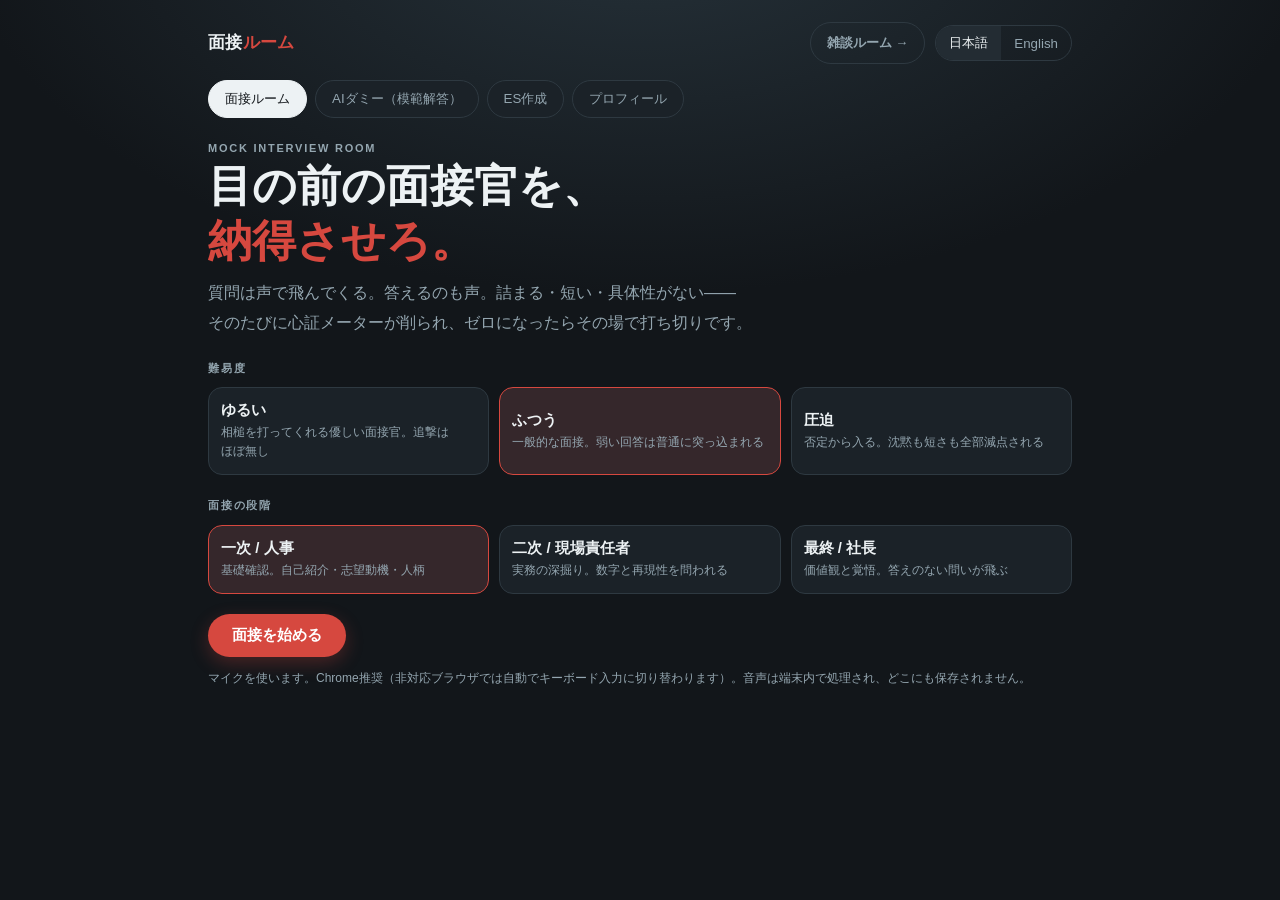
<file: index.html>
<!DOCTYPE html>
<html lang="ja">
<head>
<meta charset="utf-8">
<meta name="viewport" content="width=device-width,initial-scale=1,viewport-fit=cover">
<title>面接ルーム — 圧迫面接 & ES対策</title>
<link rel="stylesheet" href="shared.css">
</head>
<body data-lang="ja">
<div class="wrap">

<header>
  <div class="logo">面接<span>ルーム</span></div>
  <a class="btn ghost sm roomlink" href="zatsudan.html"><span class="ja">雑談ルーム →</span><span class="en">Small Talk Room →</span></a>
  <div class="langsw">
    <button data-lang="ja" aria-pressed="true">日本語</button>
    <button data-lang="en" aria-pressed="false">English</button>
  </div>
</header>

<nav class="tabs" id="tabs">
  <button data-view="vInterview" aria-pressed="true"><span class="ja">面接ルーム</span><span class="en">Interview</span></button>
  <button data-view="vDummy"><span class="ja">AIダミー（模範解答）</span><span class="en">AI Stand-in</span></button>
  <button data-view="vEs"><span class="ja">ES作成</span><span class="en">Application Essay</span></button>
  <button data-view="vProfile"><span class="ja">プロフィール</span><span class="en">My Profile</span></button>
</nav>

<!-- ============ 面接 ============ -->
<section class="view on" id="vInterview">
  <div id="setup" style="display:flex;flex-direction:column;gap:20px">
    <div>
      <p class="eyebrow">MOCK INTERVIEW ROOM</p>
      <h1 class="title"><span class="ja">目の前の面接官を、<br><b>納得させろ。</b></span><span class="en">Convince the<br><b>interviewer in front of you.</b></span></h1>
      <p class="lead" style="margin-top:10px">
        <span class="ja">質問は声で飛んでくる。答えるのも声。詰まる・短い・具体性がない——そのたびに心証メーターが削られ、ゼロになったらその場で打ち切りです。</span>
        <span class="en">Questions come by voice. You answer by voice. Freezing, short answers, or vague ones drain the interviewer's impression meter — hit zero and the interview is cut off on the spot.</span>
      </p>
    </div>

    <div class="group">
      <p class="eyebrow"><span class="ja">難易度</span><span class="en">DIFFICULTY</span></p>
      <div class="opts" id="optLevel">
        <button class="opt" data-v="1"><span class="t"><span class="ja">ゆるい</span><span class="en">Gentle</span></span>
          <div class="d"><span class="ja">相槌を打ってくれる優しい面接官。追撃はほぼ無し</span><span class="en">A kind interviewer who nods along. Almost no follow-up pressure.</span></div></button>
        <button class="opt" data-v="2" aria-pressed="true"><span class="t"><span class="ja">ふつう</span><span class="en">Normal</span></span>
          <div class="d"><span class="ja">一般的な面接。弱い回答は普通に突っ込まれる</span><span class="en">A standard interview. Weak answers get challenged.</span></div></button>
        <button class="opt" data-v="3"><span class="t"><span class="ja">圧迫</span><span class="en">Stress</span></span>
          <div class="d"><span class="ja">否定から入る。沈黙も短さも全部減点される</span><span class="en">Starts from doubt. Silence and short answers all cost you.</span></div></button>
      </div>
    </div>

    <div class="group">
      <p class="eyebrow"><span class="ja">面接の段階</span><span class="en">ROUND</span></p>
      <div class="opts" id="optStage">
        <button class="opt" data-v="1" aria-pressed="true"><span class="t"><span class="ja">一次 / 人事</span><span class="en">1st / HR</span></span>
          <div class="d"><span class="ja">基礎確認。自己紹介・志望動機・人柄</span><span class="en">Basics: self-intro, motivation, personality.</span></div></button>
        <button class="opt" data-v="2"><span class="t"><span class="ja">二次 / 現場責任者</span><span class="en">2nd / Manager</span></span>
          <div class="d"><span class="ja">実務の深掘り。数字と再現性を問われる</span><span class="en">Deep dive on your work. Numbers and repeatability.</span></div></button>
        <button class="opt" data-v="3"><span class="t"><span class="ja">最終 / 社長</span><span class="en">Final / CEO</span></span>
          <div class="d"><span class="ja">価値観と覚悟。答えのない問いが飛ぶ</span><span class="en">Values and resolve. Questions with no right answer.</span></div></button>
      </div>
    </div>

    <div>
      <button class="btn" id="start"><span class="ja">面接を始める</span><span class="en">Start the interview</span></button>
      <p class="hint" style="margin-top:10px">
        <span class="ja">マイクを使います。Chrome推奨（非対応ブラウザでは自動でキーボード入力に切り替わります）。音声は端末内で処理され、どこにも保存されません。</span>
        <span class="en">Uses your microphone. Chrome recommended — on other browsers it falls back to typing. Nothing you say is stored anywhere.</span>
      </p>
    </div>
  </div>

  <div id="room" style="display:none;flex-direction:column;gap:13px">
    <div class="topbar">
      <span class="pill" id="pillStage">—</span>
      <span class="pill" id="pillQ">Q1 / 5</span>
      <div class="meterBox">
        <div class="meterLabel"><span><span class="ja">面接官の心証</span><span class="en">IMPRESSION</span></span><span class="num" id="meterNum">100</span></div>
        <div class="meterTrack"><div class="meterFill" id="meterFill"></div></div>
      </div>
    </div>

    <div class="stage" id="stageEl">
      <div class="desk"></div>
      <svg class="face" id="face" viewBox="0 0 300 300" aria-label="面接官">
        <path d="M150 196c-46 0-84 27-95 66h190c-11-39-49-66-95-66z" fill="#2B3942"/>
        <path d="M150 196l-22 10 22 30 22-30-22-10z" fill="#F2F4F5"/>
        <path id="tie" d="M150 216l-9 14 9 42 9-42-9-14z" fill="#C23B33"/>
        <rect x="134" y="176" width="32" height="30" rx="12" fill="#E4B996"/>
        <ellipse cx="150" cy="126" rx="62" ry="70" fill="#F0C9A4"/>
        <path id="hair" d="M88 118c0-40 27-64 62-64s62 24 62 64c0-14-10-22-24-25-16-4-24-9-38-9s-24 5-38 9c-14 3-24 11-24 25z" fill="#20282D"/>
        <ellipse cx="88" cy="130" rx="8" ry="12" fill="#E4B996"/>
        <ellipse cx="212" cy="130" rx="8" ry="12" fill="#E4B996"/>
        <g class="brow" id="browL"><rect x="105" y="104" width="34" height="7" rx="3.5" fill="#20282D"/></g>
        <g class="brow" id="browR"><rect x="161" y="104" width="34" height="7" rx="3.5" fill="#20282D"/></g>
        <ellipse cx="122" cy="128" rx="9" ry="10.5" fill="#fff"/>
        <ellipse cx="178" cy="128" rx="9" ry="10.5" fill="#fff"/>
        <circle cx="122" cy="129" r="5.2" fill="#1B2226"/>
        <circle cx="178" cy="129" r="5.2" fill="#1B2226"/>
        <rect class="eyelid" id="lidL" x="112" y="112" width="20" height="0" fill="#F0C9A4"/>
        <rect class="eyelid" id="lidR" x="168" y="112" width="20" height="0" fill="#F0C9A4"/>
        <g id="glasses" opacity="0" stroke="#39464E" stroke-width="3" fill="none">
          <circle cx="122" cy="128" r="18"/><circle cx="178" cy="128" r="18"/>
          <path d="M140 128h20M104 126l-14-4M196 126l14-4"/>
        </g>
        <path d="M150 132v14c0 4-3 6-7 7" stroke="#D9A87F" stroke-width="3.4" fill="none" stroke-linecap="round"/>
        <path class="mouth" id="mouth" d="M130 170q20 8 40 0" stroke="#8C4A3F" stroke-width="4.6" fill="none" stroke-linecap="round"/>
        <ellipse id="cheekL" cx="112" cy="152" rx="10" ry="6" fill="#EB9B8A" opacity="0"/>
        <ellipse id="cheekR" cx="188" cy="152" rx="10" ry="6" fill="#EB9B8A" opacity="0"/>
      </svg>
    </div>

    <div class="subtitle" id="qText">…</div>
    <div class="you" id="aText"></div>
    <div class="dummy" id="dummyBox"><div class="h">AI DUMMY — <span class="ja">あなたの情報だけで作った答え</span><span class="en">built only from your profile</span></div><div id="dummyText"></div></div>

    <div class="controls">
      <span class="mic" id="micDot"></span>
      <span class="hint" id="statusText">—</span>
      <span style="flex:1"></span>
      <button class="btn ghost sm" id="helpMe"><span class="ja">ダミーに答えてもらう</span><span class="en">Let the stand-in answer</span></button>
      <button class="btn ghost sm" id="skip"><span class="ja">飛ばす</span><span class="en">Skip</span></button>
      <button class="btn sm" id="done"><span class="ja">回答おわり</span><span class="en">Done answering</span></button>
    </div>
    <div id="typeBox" style="display:none"><textarea id="typeIn" placeholder="ここに回答を入力して「回答おわり」／ Type your answer here"></textarea></div>
  </div>

  <div id="result" style="display:none;flex-direction:column;gap:16px">
    <p class="eyebrow">RESULT</p>
    <h2 class="verdict" id="verdict">—</h2>
    <p class="lead" id="verdictNote"></p>
    <div class="card bars" id="bars"></div>
    <div class="card">
      <p class="eyebrow" style="margin-bottom:10px"><span class="ja">やりとりの記録</span><span class="en">TRANSCRIPT</span></p>
      <div class="log" id="logBox"></div>
    </div>
    <div><button class="btn" id="again"><span class="ja">もう一度</span><span class="en">Try again</span></button></div>
  </div>
</section>

<!-- ============ AIダミー ============ -->
<section class="view" id="vDummy">
  <div>
    <p class="eyebrow">AI STAND-IN</p>
    <h1 class="title"><span class="ja">答え方が分からない時は、<br><b>代わりに喋らせる。</b></span><span class="en">Stuck on how to answer?<br><b>Let it speak for you.</b></span></h1>
    <p class="lead" style="margin-top:10px">
      <span class="ja">プロフィールに入れたあなた自身の事実だけを組み立てて、面接官が知りたい順に並べ替えます。書いていないことは一切足しません（＝嘘になりません）。足りない材料はその場で指摘します。</span>
      <span class="en">It assembles only the facts you entered in your profile, reordered the way an interviewer wants to hear them. It never adds anything you did not write — so nothing becomes a lie. Missing material is pointed out instead.</span>
    </p>
  </div>
  <div class="card" style="display:flex;flex-direction:column;gap:14px">
    <label><span class="lb"><span class="ja">質問を選ぶ</span><span class="en">Pick a question</span></span>
      <select id="dqSel"></select></label>
    <div class="row">
      <button class="btn sm" id="dqGen"><span class="ja">答えを作る</span><span class="en">Build the answer</span></button>
      <button class="btn ghost sm" id="dqSpeak"><span class="ja">読み上げる</span><span class="en">Read aloud</span></button>
      <button class="btn ghost sm" id="dqCopy"><span class="ja">コピー</span><span class="en">Copy</span></button>
      <span class="count" id="dqCount"></span>
    </div>
    <div class="gen" id="dqOut"></div>
    <div class="gaps" id="dqGaps"></div>
  </div>
</section>

<!-- ============ ES ============ -->
<section class="view" id="vEs">
  <div>
    <p class="eyebrow">APPLICATION ESSAY</p>
    <h1 class="title"><span class="ja">ESは、<b>設問ごとに型がある。</b></span><span class="en">Every essay prompt<br><b>has its own shape.</b></span></h1>
    <p class="lead" style="margin-top:10px">
      <span class="ja">定番の設問を選ぶと、骨子（何をどの順で書くか）と、あなたの情報で埋めた下書きが出ます。文字数に合わせて伸縮します。そのままコピーして推敲してください。</span>
      <span class="en">Pick a standard prompt and you get the outline (what to write, in what order) plus a draft filled with your own material, stretched or trimmed to the character limit. Copy it and polish.</span>
    </p>
  </div>
  <div class="card" style="display:flex;flex-direction:column;gap:14px">
    <div class="group"><span class="lb"><span class="ja">設問</span><span class="en">Prompt</span></span>
      <div class="chips" id="esChips"></div></div>
    <div class="row">
      <label style="flex:1;min-width:150px"><span class="lb"><span class="ja">文字数</span><span class="en">Character limit</span></span>
        <select id="esLen"><option value="200">200字</option><option value="400" selected>400字</option><option value="600">600字</option><option value="800">800字</option></select></label>
      <button class="btn sm" id="esGen" style="align-self:flex-end"><span class="ja">下書きを作る</span><span class="en">Draft it</span></button>
      <button class="btn ghost sm" id="esCopy" style="align-self:flex-end"><span class="ja">コピー</span><span class="en">Copy</span></button>
      <span class="count" id="esCount" style="align-self:flex-end"></span>
    </div>
    <div class="card" style="background:var(--panel2)"><p class="eyebrow" style="margin-bottom:8px"><span class="ja">骨子</span><span class="en">OUTLINE</span></p><div id="esOutline" class="hint" style="font-size:13.5px"></div></div>
    <div class="gen" id="esOut"></div>
    <div class="gaps" id="esGaps"></div>
  </div>
</section>

<!-- ============ プロフィール ============ -->
<section class="view" id="vProfile">
  <div>
    <p class="eyebrow">MY PROFILE</p>
    <h1 class="title"><span class="ja">材料を、<b>先に置いておく。</b></span><span class="en">Put your material<br><b>in place first.</b></span></h1>
    <p class="lead" style="margin-top:10px">
      <span class="ja">ここに入れた内容だけがAIダミーとESに使われます。埋めるほど答えが厚くなります。この端末のブラウザにだけ保存され、送信はされません。</span>
      <span class="en">Only what you enter here is used by the stand-in and the essay drafts. The more you fill in, the richer the answers. Saved in this browser only — nothing is sent anywhere.</span>
    </p>
  </div>
  <div class="card">
    <div class="form" id="pForm"></div>
    <div class="row" style="margin-top:16px">
      <button class="btn sm" id="pSave"><span class="ja">保存する</span><span class="en">Save</span></button>
      <span class="hint" id="pSaved"></span>
    </div>
  </div>
</section>

</div>
<script>
"use strict";
/* ===================== プロフィール項目 ===================== */
const FIELDS = [
  {k:"name",  ja:"名前（呼ばれ方）", en:"Name", ph:"山田 / Nguyen", half:1},
  {k:"belong",ja:"所属・経歴", en:"Affiliation / background", ph:"〇〇大学 経済学部3年 ／ 営業3年", half:1},
  {k:"role",  ja:"志望職種", en:"Target role", ph:"Webディレクター", half:1},
  {k:"lang",  ja:"日本語レベル（外国籍の方）", en:"Japanese level (non-native)", ph:"N2・会議は問題なし", half:1},
  {k:"s1",    ja:"強み①", en:"Strength 1", ph:"人を巻き込む力", half:1},
  {k:"s2",    ja:"強み②", en:"Strength 2", ph:"数字で改善する力", half:1},
  {k:"epi",   ja:"一番語れる経験（何をしたか）", en:"Your strongest experience (what you did)", ph:"サークルの集客が落ちていたので、SNS運用を引き受けて週3投稿に変えた", area:1},
  {k:"num",   ja:"その結果（数字で）", en:"The result (in numbers)", ph:"来場が月20人→45人に増えた", area:1},
  {k:"learn", ja:"そこから学んだこと", en:"What you learned", ph:"仮説を数字で確かめてから動くと早い", area:1},
  {k:"fail",  ja:"うまくいかなかった経験と、その後", en:"A failure, and what you did after", ph:"最初の1ヶ月は自己流でやって反応ゼロ。分析してから作り直した", area:1},
  {k:"why",   ja:"その業界・会社を志望する理由（きっかけ）", en:"Why this industry / company", ph:"自分が使って助かったサービスだから", area:1},
  {k:"future",ja:"入社後にやりたいこと", en:"What you want to do after joining", ph:"まず現場を覚えて、3年で企画を任される人になる", area:1},
  {k:"weak",  ja:"苦手なこと／短所", en:"Weakness", ph:"抱え込みがち", half:1},
  {k:"weakfix",ja:"その短所への対処", en:"How you handle it", ph:"週1で進捗を共有する習慣にした", half:1},
  {k:"motto", ja:"仕事で譲れないこと", en:"What you will not compromise on", ph:"約束した期日は守る", half:1},
  {k:"home",  ja:"出身・持ち込める視点（任意）", en:"Where you're from / perspective you bring (optional)", ph:"ベトナム出身。日本と現地の橋渡しができる", half:1}
];
const P = {};
function loadProfile(){ try{ Object.assign(P, JSON.parse(localStorage.getItem("mensetsu_profile")||"{}")); }catch(e){} }
function saveProfile(){ localStorage.setItem("mensetsu_profile", JSON.stringify(P)); }
function has(k){ return !!(P[k] && P[k].trim()); }
function v(k){ return (P[k]||"").trim().replace(/[。.]\s*$/,""); }

/* ===================== 質問データ ===================== */
const STAGES = {
  1:{ja:"一次面接",en:"1st round",who:{ja:"人事担当",en:"HR"},tie:"#3B6FA8",hair:"#2A3238",glasses:0,pitch:1.0,base:100},
  2:{ja:"二次面接",en:"2nd round",who:{ja:"現場責任者",en:"Hiring manager"},tie:"#4A7A5C",hair:"#20282D",glasses:1,pitch:.92,base:95},
  3:{ja:"最終面接",en:"Final round",who:{ja:"社長",en:"CEO"},tie:"#8A2F2A",hair:"#5A6068",glasses:1,pitch:.82,base:90}
};
const Q = {
 1:[{c:"intro",  ja:"では、自己紹介を1分程度でお願いします。", en:"Please introduce yourself in about a minute."},
    {c:"motive", ja:"当社を志望した理由を教えてください。", en:"Why did you apply to our company?"},
    {c:"strength",ja:"あなたの強みと、それを裏付けるエピソードを教えてください。", en:"What is your strength, and what backs it up?"},
    {c:"weak",   ja:"ご自身の短所は何だと思いますか。", en:"What would you say your weakness is?"},
    {c:"quit",   ja:"学生時代に力を入れたことを教えてください。", en:"What did you put the most effort into as a student?"},
    {c:"team",   ja:"チームで意見が対立したとき、どう振る舞いましたか。", en:"When your team disagreed, how did you act?"},
    {c:"other",  ja:"他社の選考状況を教えてください。当社は第一志望ですか。", en:"How are your other applications going? Are we your first choice?"}],
 2:[{c:"result", ja:"直近で一番成果を出した仕事を、数字を交えて説明してください。", en:"Describe your biggest recent result, with numbers."},
    {c:"repeat", ja:"その成果は、あなたがいなくても出ていたのでは？", en:"Wouldn't that result have happened without you?"},
    {c:"fail",   ja:"うまくいかなかった案件について聞かせてください。原因はどこにありましたか。", en:"Tell me about something that failed. What caused it?"},
    {c:"prio",   ja:"限られた時間で優先順位をつける基準は何ですか。", en:"How do you decide priorities when time is short?"},
    {c:"plan",   ja:"現場に入って最初の3ヶ月で、何をしますか。", en:"What would you do in your first three months here?"},
    {c:"boss",   ja:"年下の上司の指示に納得できない時、どうしますか。", en:"What if you disagree with a younger manager's instruction?"},
    {c:"value",  ja:"あなたを採用すると、当社の何がどう変わりますか。", en:"If we hire you, what changes for us?"}],
 3:[{c:"motto",  ja:"あなたが仕事で絶対に譲れないものは何ですか。", en:"What will you never compromise on at work?"},
    {c:"future", ja:"10年後、どうなっていたいですか。それは当社で叶いますか。", en:"Where do you want to be in ten years? Can we get you there?"},
    {c:"fail",   ja:"これまでの人生で、一番の失敗は何でしたか。", en:"What has been your biggest failure?"},
    {c:"choice", ja:"お金と裁量、どちらか一つしか手に入らないなら、どちらを選びますか。", en:"Money or autonomy — if you could only have one, which?"},
    {c:"critic", ja:"うちの会社の弱点は何だと思いますか。遠慮なくどうぞ。", en:"What do you think our weakness is? Be blunt."},
    {c:"crisis", ja:"経営が傾いた時、あなたは残りますか。辞めますか。", en:"If the company were in trouble, would you stay or leave?"},
    {c:"sell",   ja:"最後に、私を説得してください。なぜあなたを採るべきですか。", en:"Finally — convince me. Why should we hire you?"}]
};
const JAB = {
  short:["それだけですか。もう少し中身をお願いします。","……以上ですか？ それで伝わると思いますか。","短いですね。準備、してきました？"],
  silence:["黙られると、評価のしようがないんですが。","……時間、限られてるんですけどね。","答えられない、ということでいいですか。"],
  filler:["いま、自信がなさそうに聞こえましたが。","『たぶん』ということは、確証はないんですね。","言い切れないんですか。"],
  vague:["具体的な数字は出せますか。","それ、誰でも言えますよね。何がどれだけ変わったんですか。","抽象的ですね。実例を一つ。"],
  push:["それ、さっきの話と矛盾していませんか。","で、結論は。","うーん……弱いですね。他には。"]
};
const SOFT=["なるほど、ありがとうございます。","はい、よくわかりました。","いいですね。ではもう少しだけ。"];
const FILLER_RE=/(えー|えっと|あのー|あの、|まあ|なんか|たぶん|ちょっと|みたいな|かなと)/g;
const CONCRETE_RE=/([0-9０-９]+|%|％|円|名|件|倍|割|人)/g;

/* ===================== ダミー生成エンジン ===================== */
/* 使うのは P に入っている事実だけ。無い項目は文ごと落とす（＝嘘を作らない）。 */
function build(parts){
  const used = parts.filter(p => p.t).map(p => p.t);
  const gaps = parts.filter(p => !p.t && p.need).map(p => p.need);
  return {text: used.join(""), gaps};
}
const G = {
  intro: () => build([
    {t: has("belong") ? `${v("belong")}の${v("name")||"わたし"}と申します。` : null, need:"belong"},
    {t: has("s1") ? `強みは${v("s1")}${has("s2")?`と${v("s2")}`:""}です。` : null, need:"s1"},
    {t: has("epi") ? `${v("epi")}という経験があり、` : null, need:"epi"},
    {t: has("num") ? `結果として${v("num")}という形になりました。` : null, need:"num"},
    {t: has("role") ? `本日は${v("role")}として応募しています。よろしくお願いいたします。` : "よろしくお願いいたします。"}
  ]),
  motive: () => build([
    {t: has("why") ? `${v("why")}、というのが最初のきっかけです。` : null, need:"why"},
    {t: has("epi") ? `${v("epi")}という経験を通して、この仕事に必要なことが少し分かってきました。` : null, need:"epi"},
    {t: has("role") ? `その延長線上に${v("role")}という仕事があると考えています。` : null, need:"role"},
    {t: has("future") ? `入社後は${v("future")}と考えています。` : null, need:"future"}
  ]),
  strength: () => build([
    {t: has("s1") ? `強みは${v("s1")}です。` : null, need:"s1"},
    {t: has("epi") ? `具体的には、${v("epi")}。` : null, need:"epi"},
    {t: has("num") ? `その結果、${v("num")}。` : null, need:"num"},
    {t: has("learn") ? `この経験から、${v("learn")}ということを学びました。` : null, need:"learn"},
    {t: has("role") ? `${v("role")}の仕事でも、同じやり方で貢献できると考えています。` : null}
  ]),
  weak: () => build([
    {t: has("weak") ? `短所は${v("weak")}ところです。` : null, need:"weak"},
    {t: has("fail") ? `実際に、${v("fail")}という失敗もしました。` : null, need:"fail"},
    {t: has("weakfix") ? `そこからは${v("weakfix")}ようにしていて、いまは同じ失敗は起きていません。` : null, need:"weakfix"}
  ]),
  quit: () => build([
    {t: has("epi") ? `${v("epi")}ということに力を入れていました。` : null, need:"epi"},
    {t: has("fail") ? `最初からうまくいったわけではなく、${v("fail")}。` : null, need:"fail"},
    {t: has("num") ? `最終的には${v("num")}ところまで持っていけました。` : null, need:"num"},
    {t: has("learn") ? `${v("learn")}というのが、そこで得たものです。` : null, need:"learn"}
  ]),
  team: () => build([
    {t: has("epi") ? `${v("epi")}という場面で、進め方について意見が割れたことがあります。` : null, need:"epi"},
    {t: `まず相手が何を心配しているのかを先に聞いて、目的に立ち返って判断しました。`},
    {t: has("num") ? `結果は${v("num")}という形で出ています。` : null, need:"num"},
    {t: has("learn") ? `${v("learn")}と考えています。` : null, need:"learn"}
  ]),
  other: () => build([
    {t: has("role") ? `${v("role")}に絞って、同じ領域で数社受けています。` : `同じ領域で数社受けています。`},
    {t: has("why") ? `その中で御社が第一志望です。${v("why")}という理由が、他社にはないからです。` : null, need:"why"},
    {t: `選考状況は正直にお伝えしますので、必要でしたらいつでもお聞きください。`}
  ]),
  result: () => build([
    {t: has("epi") ? `${v("epi")}という取り組みです。` : null, need:"epi"},
    {t: has("num") ? `数字では、${v("num")}という結果になりました。` : null, need:"num"},
    {t: has("learn") ? `再現できる部分は、${v("learn")}という点だと思っています。` : null, need:"learn"}
  ]),
  repeat: () => build([
    {t: has("epi") ? `その中で私が担ったのは、${v("epi")}という部分です。` : null, need:"epi"},
    {t: `誰かがやれば出た成果か、と言われると、やる人がいなかったのが事実です。`},
    {t: has("num") ? `動かした前後で${v("num")}という差が出ています。` : null, need:"num"},
    {t: has("learn") ? `${v("learn")}という判断が効いたと考えています。` : null, need:"learn"}
  ]),
  fail: () => build([
    {t: has("fail") ? `${v("fail")}というのが、一番の失敗です。` : null, need:"fail"},
    {t: has("weak") ? `原因は、私の${v("weak")}ところにありました。` : null, need:"weak"},
    {t: has("weakfix") ? `いまは${v("weakfix")}ようにしています。` : null, need:"weakfix"},
    {t: has("learn") ? `${v("learn")}というのが、そこで得た教訓です。` : null, need:"learn"}
  ]),
  prio: () => build([
    {t: has("motto") ? `判断の軸は、${v("motto")}という一点です。` : null, need:"motto"},
    {t: `そのうえで、後から取り返せないものから先に手をつけます。`},
    {t: has("epi") ? `${v("epi")}という場面でも、同じ順番で決めました。` : null, need:"epi"}
  ]),
  plan: () => build([
    {t: has("future") ? `まずは${v("future")}という方向で考えています。` : null, need:"future"},
    {t: `最初の1ヶ月は覚えることと、既にうまくいっている型を壊さないことに使います。`},
    {t: has("s1") ? `2ヶ月目以降は、強みである${v("s1")}を活かせる箇所を探して、小さく試したいです。` : null, need:"s1"}
  ]),
  boss: () => build([
    {t: `年齢は関係なく、まず意図を確認します。`},
    {t: has("motto") ? `そのうえで${v("motto")}という点に反する場合だけ、事実と代案を持って一度だけ相談します。` : null, need:"motto"},
    {t: `決まったあとは、決まった通りにやり切ります。`}
  ]),
  value: () => build([
    {t: has("s1") ? `${v("s1")}という強みを、` : null, need:"s1"},
    {t: has("role") ? `${v("role")}の現場に持ち込めます。` : `現場に持ち込めます。`},
    {t: has("num") ? `前職・前の活動では${v("num")}という変化を作りました。` : null, need:"num"},
    {t: has("home") ? `加えて、${v("home")}という視点も出せます。` : null}
  ]),
  motto: () => build([
    {t: has("motto") ? `${v("motto")}、という点です。` : null, need:"motto"},
    {t: has("fail") ? `これは、${v("fail")}という経験から来ています。` : null, need:"fail"},
    {t: has("learn") ? `${v("learn")}ということを、身をもって知ったからです。` : null, need:"learn"}
  ]),
  future: () => build([
    {t: has("future") ? `${v("future")}というのが、まず描いている姿です。` : null, need:"future"},
    {t: has("role") ? `10年後は、${v("role")}として判断を任される側になっていたいです。` : null, need:"role"},
    {t: has("why") ? `御社を選んでいるのは、${v("why")}からです。ここでなら近づけると考えています。` : null, need:"why"}
  ]),
  choice: () => build([
    {t: has("motto") ? `裁量を選びます。${v("motto")}という点を自分で守れる状態でないと、結局いい仕事にならないからです。` : `裁量を選びます。自分で決められないと、結局いい仕事にならないからです。`},
    {t: has("epi") ? `${v("epi")}という経験でも、任されたから最後までやり切れました。` : null, need:"epi"}
  ]),
  critic: () => build([
    {t: `外から見える範囲でしか申し上げられませんが、と前置きさせてください。`},
    {t: has("why") ? `${v("why")}という点が魅力である一方、それが伝わる場所が限られているように見えました。` : null, need:"why"},
    {t: has("s1") ? `そこは私の${v("s1")}という強みで手伝える部分だと思っています。` : null, need:"s1"}
  ]),
  crisis: () => build([
    {t: has("motto") ? `${v("motto")}という約束をした相手がいる限り、まずは残って手を動かします。` : `まずは残って手を動かします。`},
    {t: has("fail") ? `${v("fail")}という経験があり、崩れていく途中で何ができるかは少し分かっているつもりです。` : null, need:"fail"},
    {t: `そのうえで、自分がいない方が良い局面なら、それも言える人間でいたいです。`}
  ]),
  sell: () => build([
    {t: has("s1") ? `理由は3つあります。1つ目は${v("s1")}という強みです。` : null, need:"s1"},
    {t: has("num") ? `2つ目は実績で、${v("num")}という結果を出しています。` : null, need:"num"},
    {t: has("why") ? `3つ目は動機です。${v("why")}という点は、他社では代わりになりません。` : null, need:"why"},
    {t: has("future") ? `入社後は${v("future")}という形で返します。よろしくお願いいたします。` : `よろしくお願いいたします。`}
  ])
};
function generate(cat){
  const f = G[cat] || G.strength;
  const r = f();
  if (!r.text) r.text = L()==="en" ? "(Your profile is empty. Fill it in on the My Profile tab.)"
                                   : "（プロフィールが空です。「プロフィール」タブに材料を入れてください。）";
  return r;
}
const FLABEL = Object.fromEntries(FIELDS.map(f => [f.k, f]));
function gapHtml(gaps){
  const uniq = [...new Set(gaps)];
  if (!uniq.length) return "";
  const lang = document.body.dataset.lang;
  const head = lang === "en" ? "Fill these in to make the answer stronger:" : "ここを埋めると答えが厚くなります：";
  return `<div>${head}</div>` + uniq.map(k => `<div>・${FLABEL[k] ? FLABEL[k][lang] : k}</div>`).join("");
}

/* ===================== ES ===================== */
const ES = [
  {k:"gakuchika", ja:"学生時代に力を入れたこと（ガクチカ）", en:"Your biggest effort as a student",
   cats:["quit"], outline:{ja:"結論（何に力を入れたか）→ 状況と課題 → 自分がとった行動 → 数字の結果 → 学びと再現性",en:"Conclusion → situation & problem → your action → result in numbers → what you learned"}},
  {k:"pr", ja:"自己PR", en:"Self-PR", cats:["strength"],
   outline:{ja:"強みの結論 → 裏付けエピソード → 数字 → 学び → 入社後にどう使うか",en:"Your strength → the story behind it → numbers → learning → how you'll apply it"}},
  {k:"motive", ja:"志望動機", en:"Why this company", cats:["motive"],
   outline:{ja:"きっかけ → 自分の経験との接続 → なぜ他社でなくここか → 入社後にやること",en:"The trigger → link to your experience → why here, not elsewhere → what you'll do"}},
  {k:"fail", ja:"挫折経験", en:"A setback you faced", cats:["fail"],
   outline:{ja:"何が起きたか → 原因の自己分析 → やり直した行動 → その後の変化",en:"What happened → your own cause analysis → what you redid → what changed"}},
  {k:"future", ja:"入社後のキャリアプラン", en:"Your plan after joining", cats:["plan","future"],
   outline:{ja:"最初の3ヶ月 → 3年後 → 10年後 → そのために今できていること",en:"First 3 months → year 3 → year 10 → what you can already do"}},
  {k:"strengthweak", ja:"長所と短所", en:"Strengths and weaknesses", cats:["strength","weak"],
   outline:{ja:"長所と裏付け → 短所を正直に → その対処 → 両方を仕事にどう活かすか",en:"Strength + evidence → honest weakness → how you handle it → how both help at work"}}
];
const PAD = {
  gakuchika:["取り組みの中では、まず現状を数字で把握することから始めました。","途中で方針を変える判断も必要でしたが、目的から逆算して決めました。"],
  pr:["この強みは、環境が変わっても持ち運べるものだと考えています。","一人で抱えるのではなく、周囲を巻き込む形で成果につなげてきました。"],
  motive:["説明会や実際のサービスに触れる中で、その印象は具体的なものに変わりました。","働く場所ではなく、何を作る場所なのかで選びたいと考えています。"],
  fail:["当時は原因を外に求めそうになりましたが、振り返ると自分の準備不足でした。","同じ状況になった時に取れる手が増えたことが、一番の収穫です。"],
  future:["短期で成果を焦るより、任される範囲を着実に広げたいと考えています。","そのために、今の段階からできる準備は始めています。"],
  strengthweak:["長所と短所は裏表だと考えていて、どちらも自覚したうえで使い分けたいです。",""]
};
function esDraft(item, limit){
  let gaps = [], out = "";
  item.cats.forEach(c => { const r = generate(c); out += r.text; gaps = gaps.concat(r.gaps); });
  const pads = PAD[item.k] || [];
  let i = 0;
  while (out.length < limit * 0.82 && i < pads.length) { if (pads[i]) out += pads[i]; i++; }
  if (out.length > limit) {                       // 文単位で削る（途中で切らない）
    const sents = out.split(/(?<=。)/); out = "";
    for (const s of sents) { if ((out + s).length > limit) break; out += s; }
  }
  return {text: out, gaps};
}

/* ===================== 面接ロジック ===================== */
const S = {level:2,stage:1,qs:[],i:0,mood:100,jabs:0,answers:[],t0:0,buf:"",rec:null,
           voiceMode:true,listening:false,silenceT:null,hardT:null,firstVoiceAt:0};
const $ = id => document.getElementById(id);
const pick = a => a[Math.floor(Math.random()*a.length)];
const L = () => document.body.dataset.lang;

function paintFace(){
  const st = STAGES[S.stage], m = S.mood;
  $("tie").setAttribute("fill", st.tie); $("hair").setAttribute("fill", st.hair);
  $("glasses").style.opacity = st.glasses;
  const angry = Math.max(0, Math.min(1, (60 - m)/60)), happy = Math.max(0, Math.min(1, (m - 70)/30));
  $("browL").style.transformOrigin = "139px 107px"; $("browR").style.transformOrigin = "161px 107px";
  $("browL").style.transform = `translate(${2*angry}px,${6*angry-4*happy}px) rotate(${10*angry-4*happy}deg)`;
  $("browR").style.transform = `translate(${-2*angry}px,${6*angry-4*happy}px) rotate(${-10*angry+4*happy}deg)`;
  $("mouth").setAttribute("d", `M130 ${170+3*angry}q20 ${8*happy-12*angry} 40 0`);
  $("lidL").setAttribute("height", 6*angry); $("lidR").setAttribute("height", 6*angry);
  $("cheekL").style.opacity = .55*happy; $("cheekR").style.opacity = .55*happy;
}
function meter(){
  S.mood = Math.max(0, Math.min(100, S.mood));
  $("meterNum").textContent = Math.round(S.mood);
  $("meterFill").style.width = S.mood + "%";
  $("meterFill").style.background = S.mood > 60 ? "var(--ok)" : S.mood > 30 ? "var(--warn)" : "var(--accent)";
  paintFace();
}
function hit(d){
  S.mood += d; meter();
  if (d < -3){ $("stageEl").classList.remove("flash"); void $("stageEl").offsetWidth; $("stageEl").classList.add("flash"); }
}
function speak(text, then, sub){
  $("qText").innerHTML = text.replace(/</g,"&lt;") + (sub ? `<span class="tr">${sub}</span>` : "");
  $("face").classList.add("talking");
  const finish = () => { $("face").classList.remove("talking"); then && then(); };
  if (!window.speechSynthesis){ setTimeout(finish, 1200 + text.length*90); return; }
  speechSynthesis.cancel();
  const u = new SpeechSynthesisUtterance(text);
  u.lang = "ja-JP";
  u.rate = 0.95 + (S.level-2)*0.06;
  u.pitch = STAGES[S.stage].pitch - (S.level-2)*0.05;
  const jv = speechSynthesis.getVoices().find(x => /ja[-_]JP/i.test(x.lang)); if (jv) u.voice = jv;
  let done = false;
  u.onend = () => { if (!done){ done = true; finish(); } };
  u.onerror = u.onend;
  speechSynthesis.speak(u);
  setTimeout(() => { if (!done){ done = true; finish(); } }, 1500 + text.length*190);  // onendが来ない環境の保険
}
const SR = window.SpeechRecognition || window.webkitSpeechRecognition;
function setupRec(){
  if (!SR){ S.voiceMode = false; $("typeBox").style.display = "block"; return; }
  const r = new SR(); r.lang = "ja-JP"; r.continuous = true; r.interimResults = true;
  r.onresult = e => {
    let interim = "";
    for (let i = e.resultIndex; i < e.results.length; i++){
      const t = e.results[i][0].transcript;
      if (e.results[i].isFinal) S.buf += t; else interim += t;
    }
    if (!S.firstVoiceAt) S.firstVoiceAt = performance.now();
    $("aText").innerHTML = "<b>" + (S.buf + interim).replace(/</g,"&lt;") + "</b>";
    clearTimeout(S.silenceT); S.silenceT = setTimeout(() => finishAnswer(false), 3200);
  };
  r.onerror = ev => {
    if (ev.error === "not-allowed" || ev.error === "service-not-allowed"){
      S.voiceMode = false; $("typeBox").style.display = "block";
      $("statusText").textContent = L()==="en" ? "Mic unavailable — switched to typing." : "マイクが使えないのでキーボード入力に切り替えました";
    }
  };
  r.onend = () => { if (S.listening){ try{ r.start(); }catch(e){} } };
  S.rec = r;
}
function listen(){
  S.buf = ""; S.firstVoiceAt = 0; S.t0 = performance.now();
  $("aText").innerHTML = `<span style="opacity:.5">${L()==="en"?"(your answer appears here)":"（回答をどうぞ）"}</span>`;
  $("done").disabled = false;
  if (S.voiceMode){
    S.listening = true; $("micDot").classList.add("live");
    $("statusText").textContent = L()==="en" ? "Listening… (auto-submits 3s after you stop)" : "聞いています…（話し終えて3秒で自動確定）";
    try{ S.rec.start(); }catch(e){}
  } else {
    $("typeIn").value = ""; $("typeIn").focus();
    $("statusText").textContent = L()==="en" ? 'Type, then press "Done answering".' : "入力して「回答おわり」を押してください";
  }
  clearTimeout(S.hardT);
  S.hardT = setTimeout(() => { if (!S.buf.trim() && !S.firstVoiceAt) finishAnswer(true); }, 12000);
}
function stopListen(){
  S.listening = false; clearTimeout(S.silenceT); clearTimeout(S.hardT);
  $("micDot").classList.remove("live");
  if (S.rec){ try{ S.rec.stop(); }catch(e){} }
}
function evaluate(text, latency, silent){
  const len = text.replace(/\s/g,"").length;
  const fillers = (text.match(FILLER_RE)||[]).length;
  const concrete = (text.match(CONCRETE_RE)||[]).length;
  const k = [1.4,1,.7][S.level-1];
  let d = 0, reason = null;
  if (silent || len === 0){ d -= 22/k; reason = "silence"; }
  else {
    if (len < 40){ d -= 12/k; reason = "short"; } else if (len > 90) d += 5;
    if (fillers >= 3){ d -= 7/k; reason = reason || "filler"; }
    if (concrete === 0 && len >= 40){ d -= 6/k; reason = reason || "vague"; } else if (concrete > 0) d += 5;
    if (latency < 2500) d += 4; else if (latency > 6000) d -= 5/k;
    if (!reason && S.level === 3 && Math.random() < .45) reason = "push";
    if (!reason && S.level === 2 && Math.random() < .20) reason = "push";
  }
  if (S.level === 1) d = Math.max(d, -8);
  return {d, reason};
}
function askQuestion(){
  if (S.i >= S.qs.length || S.mood <= 0) return finish(false);
  $("pillQ").textContent = `Q${S.i+1} / ${S.qs.length}`;
  S.jabs = 0; $("dummyBox").classList.remove("on");
  const item = S.qs[S.i];
  let q = item.ja;
  if (has("role") && S.i === 0) q = `${v("role")}志望ということですが、${q}`;
  S.answers.push({q, cat:item.c, text:"", notes:[]});
  speak(q, listen, item.en);
}
function finishAnswer(silent){
  if (!S.listening && S.voiceMode && !silent && !S.buf) return;
  stopListen();
  const text = S.voiceMode ? S.buf.trim() : $("typeIn").value.trim();
  const latency = (S.firstVoiceAt || performance.now()) - S.t0;
  const rec = S.answers[S.answers.length-1];
  rec.text += (rec.text ? " / " : "") + (text || "（無言）");
  const ev = evaluate(text, latency, silent);
  $("done").disabled = true; hit(ev.d);
  if (S.mood <= 0) return speak("……本日は以上です。お引き取りください。", () => finish(true));
  const maxJab = [0,1,2][S.level-1];
  if (ev.reason && S.jabs < maxJab){
    S.jabs++;
    rec.notes.push(({short:"回答が短い",silence:"沈黙",filler:"言い切れていない",vague:"具体性なし",push:"追撃"})[ev.reason]);
    speak(pick(JAB[ev.reason]), listen);
  } else {
    S.i++;
    speak((S.level === 1 || ev.d >= 0) ? pick(SOFT) : "……はい、次に行きます。", () => setTimeout(askQuestion, 250));
  }
}
function finish(dropped){
  stopListen(); if (window.speechSynthesis) speechSynthesis.cancel();
  $("room").style.display = "none"; $("result").style.display = "flex";
  const line = [40,55,65][S.level-1], pass = !dropped && S.mood >= line, en = L()==="en";
  $("verdict").innerHTML = dropped ? `<span style="color:var(--accent)">${en?"Interview cut off":"面接、打ち切り"}</span>`
    : pass ? `<span style="color:var(--ok)">${en?"Passed":"通過"}</span>` : `<span style="color:var(--accent)">${en?"Rejected":"お祈り"}</span>`;
  $("verdictNote").textContent = dropped
    ? (en ? "The impression meter hit zero. Silence and short answers stack up fast." : "心証がゼロになりました。沈黙と短答が積み重なると、この打ち切りが起きます。")
    : pass ? (en ? `Impression ${Math.round(S.mood)} — you move to the next round.` : `${STAGES[S.stage].who.ja}の心証 ${Math.round(S.mood)} で通過。次の段階に進めます。`)
           : (en ? `Impression ${Math.round(S.mood)}. You needed ${line}.` : `心証 ${Math.round(S.mood)}。通過ラインは ${line} でした。`);
  const all = S.answers, txt = all.map(a=>a.text).join("");
  const avgLen = Math.round(txt.replace(/\s/g,"").length / Math.max(1,all.length));
  const fillers = (txt.match(FILLER_RE)||[]).length;
  const concrete = (txt.match(CONCRETE_RE)||[]).length;
  const jabbed = all.reduce((n,a)=>n+a.notes.length,0);
  const bars = en
    ? [["Depth of answers",Math.min(100,avgLen/1.8),`avg ${avgLen} chars`],["Concreteness",Math.min(100,concrete*14),`${concrete} hits`],
       ["Conviction (few fillers)",Math.max(0,100-fillers*11),`${fillers} fillers`],["Pressure resistance",Math.max(0,100-jabbed*16),`${jabbed} challenges`]]
    : [["回答の厚み",Math.min(100,avgLen/1.8),`平均 ${avgLen} 文字`],["具体性（数字）",Math.min(100,concrete*14),`${concrete} 箇所`],
       ["言い切り（フィラーの少なさ）",Math.max(0,100-fillers*11),`フィラー ${fillers} 回`],["圧への耐性",Math.max(0,100-jabbed*16),`突っ込まれ ${jabbed} 回`]];
  $("bars").innerHTML = bars.map(([l,val,s]) =>
    `<div class="bar"><div class="lab"><span>${l}</span><span class="num" style="color:var(--sub)">${s}</span></div>
     <div class="tr"><div class="fl" style="width:${Math.round(val)}%;background:${val>60?'var(--ok)':val>35?'var(--warn)':'var(--accent)'}"></div></div></div>`).join("");
  $("logBox").innerHTML = all.map(a => {
    const model = generate(a.cat);
    return `<div><div class="q">Q. ${a.q}</div><div class="a">A. ${a.text.replace(/</g,"&lt;")}</div>
      ${a.notes.length?`<div class="n">→ ${a.notes.join(" / ")}</div>`:""}
      <details style="margin-top:5px"><summary class="hint" style="cursor:pointer">${en?"Model answer from your profile":"あなたの情報で作った模範解答"}</summary>
      <div class="a" style="margin-top:6px;color:var(--info)">${model.text}</div></details></div>`;
  }).join("");
}

/* ===================== UI 配線 ===================== */
function optGroup(id, key){
  $(id).addEventListener("click", e => {
    const b = e.target.closest(".opt"); if (!b) return;
    [...$(id).children].forEach(c => c.setAttribute("aria-pressed", c === b));
    S[key] = +b.dataset.v;
  });
}
optGroup("optLevel","level"); optGroup("optStage","stage");

document.querySelector(".langsw").addEventListener("click", e => {
  const b = e.target.closest("button"); if (!b) return;
  document.body.dataset.lang = b.dataset.lang;
  [...b.parentNode.children].forEach(c => c.setAttribute("aria-pressed", c === b));
  renderProfileForm(); fillDqSel(); renderEsChips();
});
$("tabs").addEventListener("click", e => {
  const b = e.target.closest("button"); if (!b) return;
  [...$("tabs").children].forEach(c => c.setAttribute("aria-pressed", c === b));
  document.querySelectorAll(".view").forEach(v => v.classList.toggle("on", v.id === b.dataset.view));
});

$("start").addEventListener("click", () => {
  S.mood = STAGES[S.stage].base; S.i = 0; S.answers = [];
  const pool = [...Q[S.stage]]; S.qs = [];
  while (S.qs.length < 5 && pool.length) S.qs.push(pool.splice(Math.floor(Math.random()*pool.length),1)[0]);
  const st = STAGES[S.stage], en = L()==="en";
  $("pillStage").textContent = en ? `${st.en} · ${st.who.en}` : `${st.ja}・${st.who.ja}`;
  $("setup").style.display = "none"; $("result").style.display = "none"; $("room").style.display = "flex";
  setupRec(); meter();
  speak(`本日はお越しいただきありがとうございます。${st.who.ja}の佐倉です。早速ですが始めます。`, () => setTimeout(askQuestion, 300));
});
$("done").addEventListener("click", () => finishAnswer(false));
$("skip").addEventListener("click", () => {
  stopListen(); hit(-15); S.i++; $("done").disabled = true;
  speak("……答えられない、ということですね。次に行きます。", () => setTimeout(askQuestion, 250));
});
$("helpMe").addEventListener("click", () => {
  const item = S.qs[S.i]; if (!item) return;
  const r = generate(item.c);
  $("dummyText").innerHTML = r.text.replace(/</g,"&lt;") + (r.gaps.length ? `<div class="gaps" style="margin-top:8px">${gapHtml(r.gaps)}</div>` : "");
  $("dummyBox").classList.add("on");
});
$("again").addEventListener("click", () => { $("result").style.display = "none"; $("setup").style.display = "flex"; });
$("typeIn").addEventListener("keydown", e => { if (e.key === "Enter" && (e.metaKey || e.ctrlKey)) finishAnswer(false); });

/* プロフィールフォーム */
function renderProfileForm(){
  const en = L()==="en";
  $("pForm").innerHTML = FIELDS.map(f =>
    `<label class="${f.area?"full":""}"><span class="lb">${en?f.en:f.ja}</span>
     ${f.area ? `<textarea data-k="${f.k}" placeholder="${f.ph}"></textarea>`
              : `<input type="text" data-k="${f.k}" placeholder="${f.ph}">`}</label>`).join("");
  $("pForm").querySelectorAll("[data-k]").forEach(el => {
    el.value = P[el.dataset.k] || "";
    el.addEventListener("input", () => { P[el.dataset.k] = el.value; });
  });
}
$("pSave").addEventListener("click", () => {
  saveProfile();
  $("pSaved").textContent = L()==="en" ? "Saved to this browser." : "この端末に保存しました。";
  setTimeout(() => $("pSaved").textContent = "", 2600);
});

/* ダミータブ */
function fillDqSel(){
  const en = L()==="en";
  $("dqSel").innerHTML = [1,2,3].map(s =>
    `<optgroup label="${en?STAGES[s].en:STAGES[s].ja}">` +
    Q[s].map(q => `<option value="${q.c}">${en?q.en:q.ja}</option>`).join("") + `</optgroup>`).join("");
}
let dqLast = "";
$("dqGen").addEventListener("click", () => {
  const r = generate($("dqSel").value);
  dqLast = r.text;
  $("dqOut").textContent = r.text;
  $("dqGaps").innerHTML = gapHtml(r.gaps);
  $("dqCount").textContent = `${r.text.length} ${L()==="en"?"chars":"字"}`;
});
$("dqSpeak").addEventListener("click", () => { if (dqLast) speak(dqLast, null); });
$("dqCopy").addEventListener("click", () => dqLast && navigator.clipboard.writeText(dqLast));

/* ESタブ */
let esSel = ES[0], esLast = "";
function renderEsChips(){
  const en = L()==="en";
  $("esChips").innerHTML = ES.map(x =>
    `<button class="chip" data-k="${x.k}" aria-pressed="${x === esSel}">${en?x.en:x.ja}</button>`).join("");
  $("esOutline").textContent = en ? esSel.outline.en : esSel.outline.ja;
}
$("esChips").addEventListener("click", e => {
  const b = e.target.closest(".chip"); if (!b) return;
  esSel = ES.find(x => x.k === b.dataset.k); renderEsChips();
});
$("esGen").addEventListener("click", () => {
  const limit = +$("esLen").value, r = esDraft(esSel, limit);
  esLast = r.text; $("esOut").textContent = r.text;
  $("esGaps").innerHTML = gapHtml(r.gaps);
  $("esCount").textContent = `${r.text.length} / ${limit} ${L()==="en"?"chars":"字"}`;
});
$("esCopy").addEventListener("click", () => esLast && navigator.clipboard.writeText(esLast));

/* 起動 */
loadProfile(); renderProfileForm(); fillDqSel(); renderEsChips(); paintFace();
if (window.speechSynthesis) speechSynthesis.getVoices();

/* --- 自己チェック（?test で実行） --- */
if (location.search.includes("test")){
  const FAILS=[]; const ck=(ok,msg)=>{ if(!ok) FAILS.push(msg); };
  const bk = JSON.stringify(P);
  Object.assign(P, {belong:"A大学3年", name:"山田", s1:"巻き込む力", epi:"集客を立て直した", num:"月20人が45人になった", learn:"数字で確かめる", why:"自分が助けられたから", role:"ディレクター"});
  ck(generate("intro").text.includes("A大学3年"), "intro uses profile");
  ck(!generate("intro").text.includes("undefined"), "no undefined");
  Object.keys(P).forEach(k => delete P[k]);              // 空プロフィール
  ck(generate("weak").gaps.length > 0, "gaps reported when empty");
  ck(esDraft(ES[1], 400).text.length <= 400, "ES respects limit");
  Object.assign(P, JSON.parse(bk));
  document.body.dataset.selfcheck = FAILS.length ? "FAIL: "+FAILS.join(" | ") : "PASS";
  console.log("self-check", document.body.dataset.selfcheck);
}
</script>
</body>
</html>
</file>
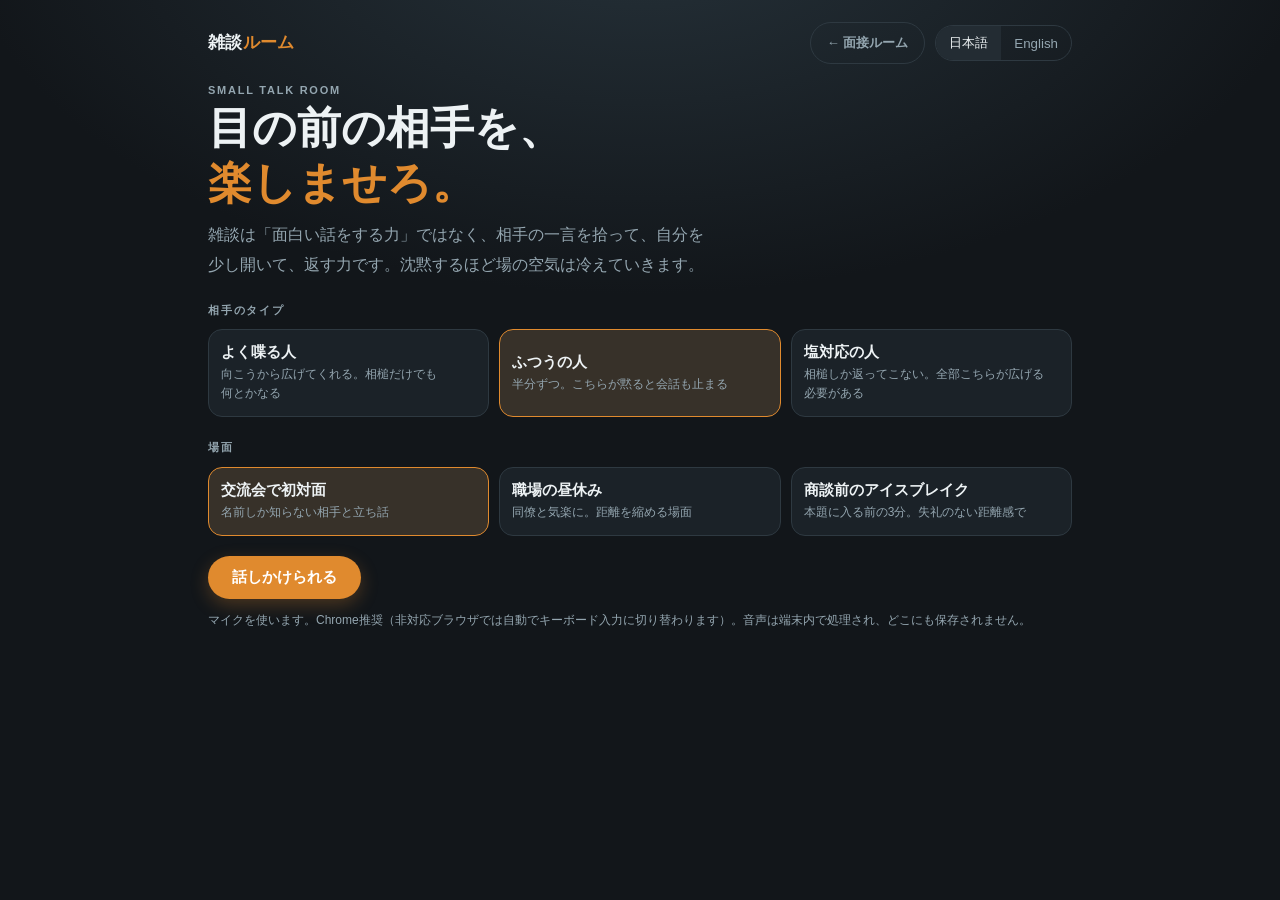
<file: zatsudan.html>
<!DOCTYPE html>
<html lang="ja">
<head>
<meta charset="utf-8">
<meta name="viewport" content="width=device-width,initial-scale=1,viewport-fit=cover">
<title>雑談ルーム — 雑談力トレーニング</title>
<link rel="stylesheet" href="shared.css">
<style>
:root{--accent:#E08A2E}   /* 雑談は温かい色。面接ルームの赤と対に */
.btn{box-shadow:0 6px 18px rgba(224,138,46,.28)}
.btn:hover{box-shadow:0 12px 26px rgba(224,138,46,.34)}
.mic.live{background:var(--accent);box-shadow:0 0 0 6px rgba(224,138,46,.16)}
.subtitle{border-left-color:var(--accent)}
.tips{display:flex;flex-direction:column;gap:7px;font-size:13.5px}
.tips b{color:var(--ok)}
.tips .bad{color:var(--warn)}
.tag{display:inline-block;font-size:11px;font-weight:800;border-radius:999px;padding:3px 9px;margin:0 5px 5px 0;
  background:var(--panel2);border:1px solid var(--line);color:var(--sub)}
.tag.hit{background:color-mix(in srgb,var(--ok) 20%,var(--panel));border-color:var(--ok);color:var(--ink)}
.desk{display:none}
</style>
</head>
<body data-lang="ja">
<div class="wrap">

<header>
  <div class="logo">雑談<span>ルーム</span></div>
  <a class="btn ghost sm roomlink" href="index.html"><span class="ja">← 面接ルーム</span><span class="en">← Interview Room</span></a>
  <div class="langsw">
    <button data-lang="ja" aria-pressed="true">日本語</button>
    <button data-lang="en" aria-pressed="false">English</button>
  </div>
</header>

<section class="view on">
  <div id="setup" style="display:flex;flex-direction:column;gap:20px">
    <div>
      <p class="eyebrow">SMALL TALK ROOM</p>
      <h1 class="title"><span class="ja">目の前の相手を、<br><b>楽しませろ。</b></span><span class="en">The person in front of you —<br><b>make it fun for them.</b></span></h1>
      <p class="lead" style="margin-top:10px">
        <span class="ja">雑談は「面白い話をする力」ではなく、相手の一言を拾って、自分を少し開いて、返す力です。沈黙するほど場の空気は冷えていきます。</span>
        <span class="en">Small talk is not about being funny. It is picking up what the other person said, opening up a little about yourself, and handing it back. Every silence cools the room.</span>
      </p>
    </div>

    <div class="group">
      <p class="eyebrow"><span class="ja">相手のタイプ</span><span class="en">WHO YOU'RE TALKING TO</span></p>
      <div class="opts" id="optLevel">
        <button class="opt" data-v="1"><span class="t"><span class="ja">よく喋る人</span><span class="en">Chatty</span></span>
          <div class="d"><span class="ja">向こうから広げてくれる。相槌だけでも何とかなる</span><span class="en">They carry it for you. Nodding along is almost enough.</span></div></button>
        <button class="opt" data-v="2" aria-pressed="true"><span class="t"><span class="ja">ふつうの人</span><span class="en">Average</span></span>
          <div class="d"><span class="ja">半分ずつ。こちらが黙ると会話も止まる</span><span class="en">Half and half. Go quiet and the talk stops.</span></div></button>
        <button class="opt" data-v="3"><span class="t"><span class="ja">塩対応の人</span><span class="en">Cold</span></span>
          <div class="d"><span class="ja">相槌しか返ってこない。全部こちらが広げる必要がある</span><span class="en">You get one-word replies. Everything is on you.</span></div></button>
      </div>
    </div>

    <div class="group">
      <p class="eyebrow"><span class="ja">場面</span><span class="en">SCENE</span></p>
      <div class="opts" id="optScene">
        <button class="opt" data-v="1" aria-pressed="true"><span class="t"><span class="ja">交流会で初対面</span><span class="en">Meeting someone new</span></span>
          <div class="d"><span class="ja">名前しか知らない相手と立ち話</span><span class="en">Standing chat with someone you just met.</span></div></button>
        <button class="opt" data-v="2"><span class="t"><span class="ja">職場の昼休み</span><span class="en">Lunch break at work</span></span>
          <div class="d"><span class="ja">同僚と気楽に。距離を縮める場面</span><span class="en">Relaxed talk with a colleague.</span></div></button>
        <button class="opt" data-v="3"><span class="t"><span class="ja">商談前のアイスブレイク</span><span class="en">Before a business meeting</span></span>
          <div class="d"><span class="ja">本題に入る前の3分。失礼のない距離感で</span><span class="en">The three minutes before business. Stay polite.</span></div></button>
      </div>
    </div>

    <div>
      <button class="btn" id="start"><span class="ja">話しかけられる</span><span class="en">Let them start</span></button>
      <p class="hint" style="margin-top:10px">
        <span class="ja">マイクを使います。Chrome推奨（非対応ブラウザでは自動でキーボード入力に切り替わります）。音声は端末内で処理され、どこにも保存されません。</span>
        <span class="en">Uses your microphone. Chrome recommended — otherwise it falls back to typing. Nothing is stored anywhere.</span>
      </p>
    </div>
  </div>

  <div id="room" style="display:none;flex-direction:column;gap:13px">
    <div class="topbar">
      <span class="pill" id="pillScene">—</span>
      <span class="pill" id="pillTurn">1 / 6</span>
      <div class="meterBox">
        <div class="meterLabel"><span><span class="ja">場の空気</span><span class="en">THE MOOD</span></span><span class="num" id="meterNum">60</span></div>
        <div class="meterTrack"><div class="meterFill" id="meterFill"></div></div>
      </div>
    </div>

    <div class="stage" id="stageEl">
      <svg class="face" id="face" viewBox="0 0 300 300" aria-label="会話相手">
        <path d="M150 196c-46 0-84 27-95 66h190c-11-39-49-66-95-66z" id="body" fill="#3C6E71"/>
        <path d="M150 196l-16 8 16 22 16-22-16-8z" fill="#EDF2F4" opacity=".9"/>
        <rect x="134" y="176" width="32" height="30" rx="12" fill="#E4B996"/>
        <ellipse cx="150" cy="126" rx="62" ry="70" fill="#F0C9A4"/>
        <path id="hair" d="M88 120c0-42 28-66 62-66s62 24 62 66c0-16-8-26-20-30-8 12-24 18-42 18s-34-6-42-18c-12 4-20 14-20 30z" fill="#4A3B2E"/>
        <ellipse cx="88" cy="130" rx="8" ry="12" fill="#E4B996"/>
        <ellipse cx="212" cy="130" rx="8" ry="12" fill="#E4B996"/>
        <g class="brow" id="browL"><rect x="106" y="103" width="32" height="6.4" rx="3.2" fill="#4A3B2E"/></g>
        <g class="brow" id="browR"><rect x="162" y="103" width="32" height="6.4" rx="3.2" fill="#4A3B2E"/></g>
        <ellipse cx="122" cy="128" rx="9.5" ry="11" fill="#fff"/>
        <ellipse cx="178" cy="128" rx="9.5" ry="11" fill="#fff"/>
        <circle cx="122" cy="129" r="5.4" fill="#2A211B"/>
        <circle cx="178" cy="129" r="5.4" fill="#2A211B"/>
        <circle cx="124" cy="126.4" r="1.7" fill="#fff"/>
        <circle cx="180" cy="126.4" r="1.7" fill="#fff"/>
        <rect class="eyelid" id="lidL" x="112" y="112" width="21" height="0" fill="#F0C9A4"/>
        <rect class="eyelid" id="lidR" x="168" y="112" width="21" height="0" fill="#F0C9A4"/>
        <path d="M150 132v14c0 4-3 6-7 7" stroke="#D9A87F" stroke-width="3.4" fill="none" stroke-linecap="round"/>
        <path class="mouth" id="mouth" d="M130 170q20 8 40 0" stroke="#8C4A3F" stroke-width="4.6" fill="none" stroke-linecap="round"/>
        <ellipse id="cheekL" cx="110" cy="152" rx="11" ry="6.5" fill="#EB9B8A" opacity="0"/>
        <ellipse id="cheekR" cx="190" cy="152" rx="11" ry="6.5" fill="#EB9B8A" opacity="0"/>
      </svg>
    </div>

    <div class="subtitle" id="qText">…</div>
    <div class="you" id="aText"></div>
    <div class="dummy" id="tipBox"><div class="h"><span class="ja">この一言に使える手</span><span class="en">MOVES YOU CAN USE HERE</span></div><div id="tipText"></div></div>

    <div class="controls">
      <span class="mic" id="micDot"></span>
      <span class="hint" id="statusText">—</span>
      <span style="flex:1"></span>
      <button class="btn ghost sm" id="helpMe"><span class="ja">返し方のヒント</span><span class="en">Hint</span></button>
      <button class="btn sm" id="done"><span class="ja">言い終わり</span><span class="en">Done</span></button>
    </div>
    <div id="typeBox" style="display:none"><textarea id="typeIn" placeholder="ここに返事を入力して「言い終わり」／ Type your reply"></textarea></div>
  </div>

  <div id="result" style="display:none;flex-direction:column;gap:16px">
    <p class="eyebrow">RESULT</p>
    <h2 class="verdict" id="verdict">—</h2>
    <p class="lead" id="verdictNote"></p>
    <div class="card bars" id="bars"></div>
    <div class="card"><p class="eyebrow" style="margin-bottom:10px"><span class="ja">いちばん効く改善点</span><span class="en">WHAT TO FIX FIRST</span></p>
      <div class="tips" id="advice"></div></div>
    <div class="card"><p class="eyebrow" style="margin-bottom:10px"><span class="ja">会話の記録</span><span class="en">TRANSCRIPT</span></p>
      <div class="log" id="logBox"></div></div>
    <div><button class="btn" id="again"><span class="ja">もう一度</span><span class="en">Try again</span></button></div>
  </div>
</section>

</div>
<script>
"use strict";
/* ============ 話題バンク ============
   kw = その話題で「拾った」と判定する語。follow = 深掘りの一言。 */
const SCENES = {
 1:{ja:"交流会・初対面",en:"Meeting someone new",body:"#3C6E71",
   topics:[
    {t:"はじめまして。今日はどちらから来られたんですか？",kw:["から","住","駅","県","市","近く","電車"],f:"へえ、遠かったんじゃないですか？"},
    {t:"こういう会、けっこう来られるんですか？私は今日が初めてで、ちょっと緊張してます。",kw:["初め","緊張","慣れ","何回","よく"],f:"意外です。そう見えないですよ。"},
    {t:"お仕事は何をされてるんですか？",kw:["仕事","会社","働","学生","大学","エンジニア","営業"],f:"面白そうですね。どういうところが大変なんですか？"},
    {t:"最近ハマってるものとか、ありますか？",kw:["ハマ","好き","趣味","最近","見","やって"],f:"いいですね。それってどうやって始めたんですか？"},
    {t:"休みの日って、だいたい何されてるんですか？",kw:["休み","週末","家","出かけ","寝"],f:"わかります。私も似た感じかもしれない。"},
    {t:"実は人の名前を覚えるのが苦手で……何かコツとかあります？",kw:["名前","覚え","苦手","コツ"],f:"なるほど、それ今日から使えますね。"}]},
 2:{ja:"職場の昼休み",en:"Lunch break at work",body:"#5B6C8A",
   topics:[
    {t:"お昼、いつもどのへんで食べてるんですか？",kw:["昼","食","店","弁当","コンビニ","近く"],f:"いいなあ。おすすめあったら教えてください。"},
    {t:"そういえば昨日の雨、すごかったですね。大丈夫でした？",kw:["雨","天気","濡れ","傘","大丈夫"],f:"ですよね。傘、意味なかったです。"},
    {t:"今週なんか忙しそうでしたけど、落ち着きました？",kw:["忙し","仕事","落ち着","案件","締切"],f:"お疲れさまです。ちゃんと休めてます？"},
    {t:"連休どこか行きます？私はまだノープランで。",kw:["連休","休み","旅行","行","予定","実家"],f:"それいいですね。前から行きたかったんですか？"},
    {t:"最近なんか面白いドラマとか映画とか見ました？",kw:["ドラマ","映画","見","アニメ","面白","配信"],f:"気になります。どのへんが良かったんですか？"},
    {t:"コーヒー派ですか？お茶派ですか？",kw:["コーヒー","お茶","飲","カフェ","派"],f:"わかる。私もそっち派です。"}]},
 3:{ja:"商談前のアイスブレイク",en:"Before a business meeting",body:"#4B5563",
   topics:[
    {t:"本日はありがとうございます。駅から少し分かりにくかったでしょう、迷いませんでした？",kw:["駅","道","迷","近","分かり","地図"],f:"よかったです。うちの者もよく迷うんですよ。"},
    {t:"この辺りには、よくいらっしゃるんですか？",kw:["この辺","よく","初め","来","近く"],f:"そうなんですね。いい店が多いエリアなんですよ。"},
    {t:"御社、創業から長いんですよね。何年になるんでしたっけ。",kw:["年","創業","会社","設立","History","歴史"],f:"それは長いですね。続くのが一番難しいのに。"},
    {t:"今日は暑いですね。この時期、体調崩されてないですか。",kw:["暑","天気","体調","夏","冷房"],f:"ほんとに。無理はよくないですね。"},
    {t:"出張は多いほうですか？",kw:["出張","移動","新幹線","飛行機","地方"],f:"大変ですね。移動中って何されてるんですか？"},
    {t:"御社のサービス、実は前から拝見していまして。",kw:["サービス","うち","会社","ありがと","製品"],f:"やはり現場の声は違いますね。参考になります。"}]}
};
/* 相手の反応。空気の増減で出し分ける */
const REACT = {
  good:["それ、めちゃくちゃ分かります。","へえ、そうなんですね！ちょっと意外でした。","いいですね、その話もっと聞きたいです。","あ、それ気になってたんですよ。"],
  mid:["なるほど〜。","そうなんですね。","へえ。"],
  bad:["……そうですか。","……なるほど。","……はい。"],
  cold:["ええ、まあ。","そうですね。","はい。"]
};
const HINTS = {
  pickup:{ja:"相手が言った言葉を1つ、そのまま自分の返事に入れる（＝聞いてた合図）",en:"Repeat one word they used, verbatim — it signals you were listening."},
  self:{ja:"「私は」で自分のことを一つ足す。質問だけ返すと尋問になる",en:'Add one thing about yourself starting with "I". Questions alone feel like an interrogation.'},
  ask:{ja:"最後を質問で終える。相手に球を返さないと会話は続かない",en:"End with a question. If you don't pass the ball back, it stops."},
  react:{ja:"「わかります」「へえ」など、まず反応してから中身に入る",en:'React first ("I get that", "Huh, really?"), then answer.'},
  len:{ja:"一言で終えない。事実＋気持ちの2文にすると急に会話らしくなる",en:"Don't stop at one word. Fact + how you felt = two sentences, and it becomes a conversation."}
};
const SELF_RE=/(私|僕|俺|自分|うち|わたし)/;
const ASK_RE=/(？|\?|ですか|ますか|どう|どんな|なんで|なに|何|かな)\s*$/;
const REACT_RE=/(わかります|分かります|へえ|へー|そうなんです|いいですね|すごい|たしかに|確かに|なるほど)/;

/* ============ 状態 ============ */
const S={level:2,scene:1,turn:0,max:6,mood:60,mode:"topic",topics:[],cur:null,
         buf:"",rec:null,voiceMode:true,listening:false,silenceT:null,hardT:null,firstVoiceAt:0,
         log:[],tally:{pickup:0,self:0,ask:0,react:0,silent:0,short:0}};
const $=id=>document.getElementById(id);
const pick=a=>a[Math.floor(Math.random()*a.length)];
const L=()=>document.body.dataset.lang;

function paintFace(){
  const m=S.mood;
  const cold=Math.max(0,Math.min(1,(45-m)/45)), warm=Math.max(0,Math.min(1,(m-55)/45));
  $("browL").style.transformOrigin="138px 106px"; $("browR").style.transformOrigin="162px 106px";
  $("browL").style.transform=`translate(0,${4*cold-5*warm}px) rotate(${5*cold-6*warm}deg)`;
  $("browR").style.transform=`translate(0,${4*cold-5*warm}px) rotate(${-5*cold+6*warm}deg)`;
  $("mouth").setAttribute("d",`M130 ${170+2*cold}q20 ${13*warm-10*cold} 40 0`);
  $("lidL").setAttribute("height",7*cold); $("lidR").setAttribute("height",7*cold);
  $("cheekL").style.opacity=.6*warm; $("cheekR").style.opacity=.6*warm;
  $("body").setAttribute("fill",SCENES[S.scene].body);
}
function meter(){
  S.mood=Math.max(0,Math.min(100,S.mood));
  $("meterNum").textContent=Math.round(S.mood);
  $("meterFill").style.width=S.mood+"%";
  $("meterFill").style.background=S.mood>65?"var(--ok)":S.mood>35?"var(--warn)":"var(--accent)";
  paintFace();
}
function hit(d){
  S.mood+=d; meter();
  if(d<-4){$("stageEl").classList.remove("flash");void $("stageEl").offsetWidth;$("stageEl").classList.add("flash");}
}
function speak(text,then){
  $("qText").textContent=text;
  $("face").classList.add("talking");
  const fin=()=>{$("face").classList.remove("talking");then&&then();};
  if(!window.speechSynthesis){setTimeout(fin,1100+text.length*90);return;}
  speechSynthesis.cancel();
  const u=new SpeechSynthesisUtterance(text);
  u.lang="ja-JP"; u.rate=1.02; u.pitch=[1.15,1.05,0.95][S.level-1];
  const jv=speechSynthesis.getVoices().find(x=>/ja[-_]JP/i.test(x.lang)); if(jv)u.voice=jv;
  let done=false;
  u.onend=()=>{if(!done){done=true;fin();}}; u.onerror=u.onend;
  speechSynthesis.speak(u);
  setTimeout(()=>{if(!done){done=true;fin();}},1400+text.length*190);
}
/* ============ 聞き取り ============ */
const SR=window.SpeechRecognition||window.webkitSpeechRecognition;
function setupRec(){
  if(!SR){S.voiceMode=false;$("typeBox").style.display="block";return;}
  const r=new SR(); r.lang="ja-JP"; r.continuous=true; r.interimResults=true;
  r.onresult=e=>{
    let it="";
    for(let i=e.resultIndex;i<e.results.length;i++){
      const t=e.results[i][0].transcript;
      if(e.results[i].isFinal)S.buf+=t; else it+=t;
    }
    if(!S.firstVoiceAt)S.firstVoiceAt=performance.now();
    $("aText").innerHTML="<b>"+(S.buf+it).replace(/</g,"&lt;")+"</b>";
    clearTimeout(S.silenceT); S.silenceT=setTimeout(()=>reply(false),2800);
  };
  r.onerror=ev=>{
    if(ev.error==="not-allowed"||ev.error==="service-not-allowed"){
      S.voiceMode=false;$("typeBox").style.display="block";
      $("statusText").textContent=L()==="en"?"Mic unavailable — switched to typing.":"マイクが使えないのでキーボード入力に切り替えました";
    }
  };
  r.onend=()=>{if(S.listening){try{r.start();}catch(e){}}};
  S.rec=r;
}
function listen(){
  S.buf="";S.firstVoiceAt=0;
  $("aText").innerHTML=`<span style="opacity:.5">${L()==="en"?"(your reply appears here)":"（どうぞ、返してください）"}</span>`;
  $("done").disabled=false;
  if(S.voiceMode){
    S.listening=true;$("micDot").classList.add("live");
    $("statusText").textContent=L()==="en"?"Listening… (auto-submits 3s after you stop)":"聞いています…（話し終えて3秒で自動確定）";
    try{S.rec.start();}catch(e){}
  }else{
    $("typeIn").value="";$("typeIn").focus();
    $("statusText").textContent=L()==="en"?'Type, then press "Done".':"入力して「言い終わり」を押してください";
  }
  clearTimeout(S.hardT);
  S.hardT=setTimeout(()=>{if(!S.buf.trim()&&!S.firstVoiceAt)reply(true);},11000);
}
function stopListen(){
  S.listening=false;clearTimeout(S.silenceT);clearTimeout(S.hardT);
  $("micDot").classList.remove("live");
  if(S.rec){try{S.rec.stop();}catch(e){}}
}
/* ============ 採点 ============ */
function judge(text,silent){
  const t=text.replace(/\s/g,"");
  const r={pickup:false,self:false,ask:false,react:false,len:t.length,silent:!!silent||t.length===0};
  if(r.silent) return r;
  r.pickup=(S.cur.kw||[]).some(k=>t.includes(k));
  r.self=SELF_RE.test(t);
  r.ask=ASK_RE.test(text.trim());
  r.react=REACT_RE.test(t);
  return r;
}
function score(r){
  const k=[0.6,1,1.35][S.level-1];        // 塩対応ほど減点が重い
  if(r.silent) return -20*k;
  let d=0;
  if(r.pickup)d+=8; else d-=4*k;
  if(r.self)d+=6; else d-=2*k;
  if(r.ask)d+=8;
  if(r.react)d+=3;
  if(r.len<15)d-=10*k; else if(r.len>=25&&r.len<=140)d+=4;
  if(r.ask&&!r.self)d-=3;                 // 質問だけ＝尋問になる
  if(S.level===1)d=Math.max(d,-6);
  return d;
}
/* ============ 進行 ============ */
function nextTopic(){
  if(S.turn>=S.max||S.mood<=0)return finish();
  S.turn++; $("pillTurn").textContent=`${S.turn} / ${S.max}`;
  $("tipBox").classList.remove("on");
  S.mode="topic";
  S.cur=S.topics[S.turn-1];
  S.log.push({them:S.cur.t,you:"",marks:[]});
  speak(S.cur.t,listen);
}
function reply(silent){
  if(!S.listening&&S.voiceMode&&!silent&&!S.buf)return;
  stopListen();
  const text=S.voiceMode?S.buf.trim():$("typeIn").value.trim();
  const r=judge(text,silent), d=score(r);
  const rec=S.log[S.log.length-1];
  rec.you+=(rec.you?" / ":"")+(text||"（沈黙）");
  ["pickup","self","ask","react"].forEach(k=>{if(r[k]){S.tally[k]++;rec.marks.push(k);}});
  if(r.silent)S.tally.silent++; else if(r.len<15)S.tally.short++;
  $("done").disabled=true;
  hit(d - [0,2,5][S.level-1]);            // 塩対応の相手は放っておくと空気が冷える
  if(S.mood<=0) return speak("……あ、そろそろ戻りますね。ではまた。",()=>finish(true));
  // 相手の反応 → 深掘り or 次の話題
  let line;
  if(S.level===3&&d<8) line=pick(REACT.cold);
  else if(d>=12) line=pick(REACT.good);
  else if(d>=0) line=pick(REACT.mid);
  else line=pick(REACT.bad);
  const digs = (d>=12&&S.mode==="topic"&&S.cur.f);   // 良い返しの時だけ深掘りが来る＝会話が続いた合図
  if(digs){
    S.mode="follow";
    speak(line+S.cur.f,listen);
  }else{
    speak(line,()=>setTimeout(nextTopic,280));
  }
}
/* ============ 結果 ============ */
function finish(left){
  stopListen(); if(window.speechSynthesis)speechSynthesis.cancel();
  $("room").style.display="none"; $("result").style.display="flex";
  const en=L()==="en", n=Math.max(1,S.log.length), m=Math.round(S.mood);
  const good=!left&&m>=[50,60,55][S.level-1];
  $("verdict").innerHTML=left?`<span style="color:var(--accent)">${en?"They walked away":"会話、切り上げられた"}</span>`
    :good?`<span style="color:var(--ok)">${en?"Good conversation":"いい雑談だった"}</span>`
         :`<span style="color:var(--warn)">${en?"It got quiet":"気まずくはなかったが、続かなかった"}</span>`;
  $("verdictNote").textContent=left
    ?(en?"The mood hit zero. Silence and one-word replies drain it fastest.":"場の空気がゼロになりました。沈黙と一言返しが一番効きます。")
    :(en?`Mood ended at ${m}.`:`最後の場の空気は ${m} でした。`);
  const bars=[
    ["pickup", en?"拾い / Picking up their words":"拾い（相手の言葉を使えたか）", S.tally.pickup/n*100, `${S.tally.pickup}/${n}`],
    ["self",   en?"Opening up about yourself":"自己開示（自分の話も出せたか）", S.tally.self/n*100, `${S.tally.self}/${n}`],
    ["ask",    en?"Passing the ball back":"質問返し（相手に球を返せたか）", S.tally.ask/n*100, `${S.tally.ask}/${n}`],
    ["react",  en?"Reacting first":"リアクション（まず反応できたか）", S.tally.react/n*100, `${S.tally.react}/${n}`],
    ["len",    en?"Not stopping at one word":"一言で終わらせない", Math.max(0,100-(S.tally.short+S.tally.silent)/n*100), `${en?"short":"短い返し"} ${S.tally.short+S.tally.silent}`]
  ];
  $("bars").innerHTML=bars.map(([,l,val,s])=>
    `<div class="bar"><div class="lab"><span>${l}</span><span class="num" style="color:var(--sub)">${s}</span></div>
     <div class="tr"><div class="fl" style="width:${Math.round(val)}%;background:${val>60?'var(--ok)':val>35?'var(--warn)':'var(--accent)'}"></div></div></div>`).join("");
  const worst=bars.slice().sort((a,b)=>a[2]-b[2])[0][0];
  $("advice").innerHTML=`<div><b>${en?"Start here:":"まずここ："}</b> ${HINTS[worst][en?"en":"ja"]}</div>`+
    Object.keys(HINTS).filter(k=>k!==worst).map(k=>`<div class="hint">・${HINTS[k][en?"en":"ja"]}</div>`).join("");
  const LB={pickup:en?"picked up":"拾えた",self:en?"opened up":"自己開示",ask:en?"asked back":"質問返し",react:en?"reacted":"リアクション"};
  $("logBox").innerHTML=S.log.map(x=>
    `<div><div class="q">${en?"Them":"相手"}: ${x.them}</div><div class="a">${en?"You":"あなた"}: ${x.you.replace(/</g,"&lt;")}</div>
     <div style="margin-top:5px">${["pickup","self","ask","react"].map(k=>
       `<span class="tag ${x.marks.includes(k)?"hit":""}">${LB[k]}</span>`).join("")}</div></div>`).join("");
}
/* ============ UI ============ */
function optGroup(id,key){
  $(id).addEventListener("click",e=>{
    const b=e.target.closest(".opt"); if(!b)return;
    [...$(id).children].forEach(c=>c.setAttribute("aria-pressed",c===b));
    S[key]=+b.dataset.v;
  });
}
optGroup("optLevel","level"); optGroup("optScene","scene");
document.querySelector(".langsw").addEventListener("click",e=>{
  const b=e.target.closest("button"); if(!b)return;
  document.body.dataset.lang=b.dataset.lang;
  [...b.parentNode.children].forEach(c=>c.setAttribute("aria-pressed",c===b));
});
$("start").addEventListener("click",()=>{
  S.turn=0; S.log=[]; S.mood=[70,60,45][S.level-1];
  S.tally={pickup:0,self:0,ask:0,react:0,silent:0,short:0};
  const pool=[...SCENES[S.scene].topics]; S.topics=[];
  while(S.topics.length<S.max&&pool.length)S.topics.push(pool.splice(Math.floor(Math.random()*pool.length),1)[0]);
  S.max=S.topics.length;
  $("pillScene").textContent=L()==="en"?SCENES[S.scene].en:SCENES[S.scene].ja;
  $("setup").style.display="none";$("result").style.display="none";$("room").style.display="flex";
  setupRec(); meter();
  speak("あ、どうも。お疲れさまです。",()=>setTimeout(nextTopic,300));
});
$("done").addEventListener("click",()=>reply(false));
$("helpMe").addEventListener("click",()=>{
  const en=L()==="en", kw=(S.cur&&S.cur.kw||[]).slice(0,3);
  $("tipText").innerHTML=
    (kw.length?`<div>${en?"Words you can pick up:":"拾える言葉："} ${kw.map(k=>`<span class="tag hit">${k}</span>`).join("")}</div>`:"")+
    `<div style="margin-top:6px">${HINTS.self[en?"en":"ja"]}</div><div>${HINTS.ask[en?"en":"ja"]}</div>`;
  $("tipBox").classList.add("on");
});
$("again").addEventListener("click",()=>{$("result").style.display="none";$("setup").style.display="flex";});
$("typeIn").addEventListener("keydown",e=>{if(e.key==="Enter"&&(e.metaKey||e.ctrlKey))reply(false);});
paintFace();
if(window.speechSynthesis)speechSynthesis.getVoices();

/* --- 自己チェック（?test） --- */
if(location.search.includes("test")){
  const FAILS=[]; const ck=(ok,msg)=>{ if(!ok) FAILS.push(msg); };
  S.cur={t:"",kw:["週末"]};
  const a=judge("私も週末は映画を見てます。おすすめありますか？",false);
  ck(a.pickup&&a.self&&a.ask,"good reply detected");
  ck(score(a)>12,"good reply scores high: "+score(a));
  const b=judge("はい。",false);
  ck(!b.pickup&&score(b)<0,"one-word reply penalised: "+score(b));
  ck(score(judge("",true))<-10,"silence penalised");
  document.body.dataset.selfcheck = FAILS.length ? "FAIL: "+FAILS.join(" | ") : "PASS";
  console.log("self-check", document.body.dataset.selfcheck);
}
</script>
</body>
</html>
</file>
<file: shared.css>
:root{
  --bg:#12161A; --panel:#1B2228; --panel2:#232C33;
  --ink:#EDF2F4; --sub:#94A6B0; --line:#2E3941;
  --accent:#D6483F; --ok:#4FB286; --warn:#E0A93B; --info:#5C9CD6;
  --ease-out:cubic-bezier(.22,1,.36,1); --spring:cubic-bezier(.34,1.56,.64,1);
}
*{box-sizing:border-box;margin:0;padding:0}
body{
  background:radial-gradient(1100px 620px at 50% -10%,#26323A 0%,transparent 62%),var(--bg);
  color:var(--ink);min-height:100dvh;
  font-family:-apple-system,BlinkMacSystemFont,"Hiragino Sans","Hiragino Kaku Gothic ProN","Noto Sans JP",Meiryo,sans-serif;
  line-height:1.85;-webkit-font-smoothing:antialiased;
}
body,p,li,td,th,div,span,b,small,summary,button,a,h1,h2,h3,h4,label{
  word-break:auto-phrase;line-break:strict;overflow-wrap:anywhere;
}
h1,h2,h3,h4,.btn,.chip,.pill,.eyebrow,.meterLabel,.hint,.opt .t{text-wrap:balance}
p,.subtitle,.gen{text-wrap:pretty}
.wrap{max-width:900px;margin:0 auto;padding:16px 18px 44px}
.eyebrow{letter-spacing:.16em;font-size:11px;font-weight:800;color:var(--sub)}
.num{font-variant-numeric:tabular-nums}
:focus-visible{outline:2px solid var(--ok);outline-offset:2px}
body[data-lang="ja"] .en{display:none}
body[data-lang="en"] .ja{display:none}

.btn{border:0;border-radius:999px;padding:12px 24px;font-size:15px;font-weight:800;
  background:var(--accent);color:#fff;cursor:pointer;font-family:inherit;
  transition:transform .12s var(--spring),box-shadow .12s ease,background .12s ease;
  box-shadow:0 6px 18px rgba(214,72,63,.28)}
.btn:hover{transform:translateY(-2px);box-shadow:0 12px 26px rgba(214,72,63,.34)}
.btn:active{transform:translateY(0) scale(.98)}
.btn.ghost{background:transparent;color:var(--sub);border:1px solid var(--line);box-shadow:none}
.btn.ghost:hover{color:var(--ink);border-color:var(--sub)}
.btn.sm{padding:8px 16px;font-size:13px}
.btn[disabled]{opacity:.4;pointer-events:none}
.card{background:var(--panel);border:1px solid var(--line);border-radius:16px;padding:18px}
.hint{font-size:12px;color:var(--sub)}
input[type=text],textarea,select{background:var(--panel);border:1px solid var(--line);border-radius:12px;
  padding:11px 13px;color:var(--ink);font-size:15px;font-family:inherit;width:100%}
textarea{resize:vertical;min-height:74px;line-height:1.7}
label .lb{font-size:12px;font-weight:800;color:var(--sub);display:block;margin-bottom:5px}

/* ヘッダ / タブ */
header{display:flex;align-items:center;gap:10px;flex-wrap:wrap;padding:6px 0 16px}
.logo{font-weight:900;font-size:17px;letter-spacing:.02em}
.logo span{color:var(--accent)}
.langsw{margin-left:auto;display:flex;border:1px solid var(--line);border-radius:999px;overflow:hidden}
.langsw button{background:transparent;border:0;color:var(--sub);font:800 12px/1 inherit;padding:8px 13px;cursor:pointer}
.langsw button[aria-pressed="true"]{background:var(--panel2);color:var(--ink)}
nav.tabs{display:flex;gap:8px;flex-wrap:wrap;margin-bottom:20px}
nav.tabs button{background:var(--panel);border:1px solid var(--line);border-radius:999px;color:var(--sub);
  font:800 13px/1.4 inherit;padding:9px 16px;cursor:pointer;transition:all .15s var(--ease-out)}
nav.tabs button:hover{color:var(--ink)}
nav.tabs button[aria-pressed="true"]{background:var(--ink);color:#12161A;border-color:var(--ink)}
.view{display:none;flex-direction:column;gap:18px}
.view.on{display:flex}

/* スタート */
.title{font-size:clamp(28px,6.6vw,44px);line-height:1.25;font-weight:900}
.title b{color:var(--accent)}
.lead{color:var(--sub);max-width:62ch}
.group{display:flex;flex-direction:column;gap:9px}
.opts{display:grid;grid-template-columns:repeat(3,1fr);gap:10px}
.opt{background:var(--panel);border:1px solid var(--line);border-radius:14px;padding:13px 12px;
  cursor:pointer;text-align:left;color:var(--ink);font-family:inherit;
  transition:transform .16s var(--ease-out),border-color .16s ease,background .16s ease}
.opt:hover{transform:translateY(-3px);border-color:var(--sub)}
.opt[aria-pressed="true"]{border-color:var(--accent);background:color-mix(in srgb,var(--accent) 14%,var(--panel))}
.opt .t{font-weight:800;font-size:15px}
.opt .d{font-size:12px;color:var(--sub);line-height:1.6;margin-top:3px}

/* 面接ルーム */
.topbar{display:flex;align-items:center;gap:12px;flex-wrap:wrap}
.pill{background:var(--panel);border:1px solid var(--line);border-radius:999px;
  padding:5px 13px;font-size:12px;font-weight:700;color:var(--sub);white-space:nowrap}
.meterBox{flex:1;min-width:190px}
.meterLabel{display:flex;justify-content:space-between;font-size:11px;font-weight:800;color:var(--sub);letter-spacing:.08em}
.meterTrack{height:10px;background:#0C1013;border-radius:999px;overflow:hidden;border:1px solid var(--line)}
.meterFill{height:100%;width:100%;background:var(--ok);border-radius:999px;transition:width .5s var(--ease-out),background .5s ease}
.stage{position:relative;display:grid;place-items:center}
.stage::before{content:"";position:absolute;top:6%;width:min(420px,80vw);aspect-ratio:1;border-radius:50%;
  background:radial-gradient(circle,rgba(255,255,255,.075),transparent 70%);filter:blur(4px)}
.desk{position:absolute;bottom:0;width:min(660px,102%);height:52px;border-radius:14px 14px 0 0;
  background:linear-gradient(#2C373F,#1A2127);border:1px solid var(--line);border-bottom:0}
svg.face{position:relative;width:min(320px,70vw);display:block;
  filter:drop-shadow(0 22px 40px rgba(0,0,0,.5));animation:enter .8s var(--ease-out) both}
@keyframes enter{from{opacity:0;transform:translateY(22px) scale(.96)}to{opacity:1;transform:none}}
.brow,.mouth,.eyelid{transition:transform .45s var(--ease-out),d .45s var(--ease-out),opacity .3s ease}
.face.talking .mouth{animation:talk .34s ease-in-out infinite alternate;transform-origin:center}
@keyframes talk{from{transform:scaleY(.45)}to{transform:scaleY(1.25)}}
.subtitle{background:var(--panel);border:1px solid var(--line);border-left:4px solid var(--accent);
  border-radius:12px;padding:14px 16px;font-size:clamp(16px,3.9vw,20px);font-weight:700;min-height:70px}
.subtitle .tr{display:block;font-size:13px;font-weight:600;color:var(--sub);margin-top:6px;line-height:1.6}
.you{background:var(--panel2);border:1px solid var(--line);border-radius:12px;padding:12px 15px;
  font-size:15px;color:var(--sub);min-height:56px}
.you b{color:var(--ink);font-weight:600}
.controls{display:flex;gap:9px;align-items:center;flex-wrap:wrap}
.mic{width:11px;height:11px;border-radius:50%;background:#4a5860;flex:none}
.mic.live{background:var(--accent);box-shadow:0 0 0 6px rgba(214,72,63,.16)}
.flash{animation:flash .5s var(--ease-out)}
@keyframes flash{0%{box-shadow:0 0 0 0 rgba(214,72,63,.55)}100%{box-shadow:0 0 0 26px rgba(214,72,63,0)}}
.dummy{background:color-mix(in srgb,var(--info) 12%,var(--panel));border:1px solid color-mix(in srgb,var(--info) 40%,var(--line));
  border-radius:12px;padding:13px 16px;font-size:15px;display:none}
.dummy.on{display:block}
.dummy .h{font-size:11px;font-weight:800;letter-spacing:.14em;color:var(--info);margin-bottom:6px}

/* 結果 */
.verdict{font-size:clamp(26px,6.4vw,40px);font-weight:900;line-height:1.3}
.bars{display:flex;flex-direction:column;gap:12px}
.bar .lab{display:flex;justify-content:space-between;font-size:13px;font-weight:700;gap:10px}
.bar .tr{height:8px;background:#0C1013;border-radius:999px;overflow:hidden;border:1px solid var(--line);margin-top:5px}
.bar .fl{height:100%;border-radius:999px}
.log{display:flex;flex-direction:column;gap:13px;max-height:340px;overflow-y:auto}
.log .q{font-weight:800}.log .a{color:var(--sub);font-size:14px}.log .n{font-size:12px;color:var(--warn)}

/* プロフィール / 生成 */
.form{display:grid;grid-template-columns:1fr 1fr;gap:14px}
.form label{display:block}
.form .full{grid-column:1/-1}
.gen{background:var(--panel2);border:1px solid var(--line);border-radius:12px;padding:16px;
  font-size:15.5px;line-height:1.95;white-space:pre-wrap;min-height:80px}
.gaps{font-size:13px;color:var(--warn);display:flex;flex-direction:column;gap:4px}
.row{display:flex;gap:10px;flex-wrap:wrap;align-items:center}
.count{font-size:12px;font-weight:800;color:var(--sub)}
.chips{display:flex;gap:8px;flex-wrap:wrap}
.chip{background:var(--panel);border:1px solid var(--line);border-radius:999px;padding:7px 14px;
  font-size:13px;font-weight:700;color:var(--sub);cursor:pointer;font-family:inherit;transition:all .15s var(--ease-out)}
.chip:hover{color:var(--ink);border-color:var(--sub)}
.chip[aria-pressed="true"]{background:color-mix(in srgb,var(--info) 18%,var(--panel));border-color:var(--info);color:var(--ink)}
@media(max-width:640px){.opts,.form{grid-template-columns:1fr}}
@media(prefers-reduced-motion:reduce){*{animation:none!important;transition:none!important}}
a.btn{text-decoration:none;display:inline-block}
.roomlink{margin-left:auto}
.langsw{margin-left:0}
</file>
